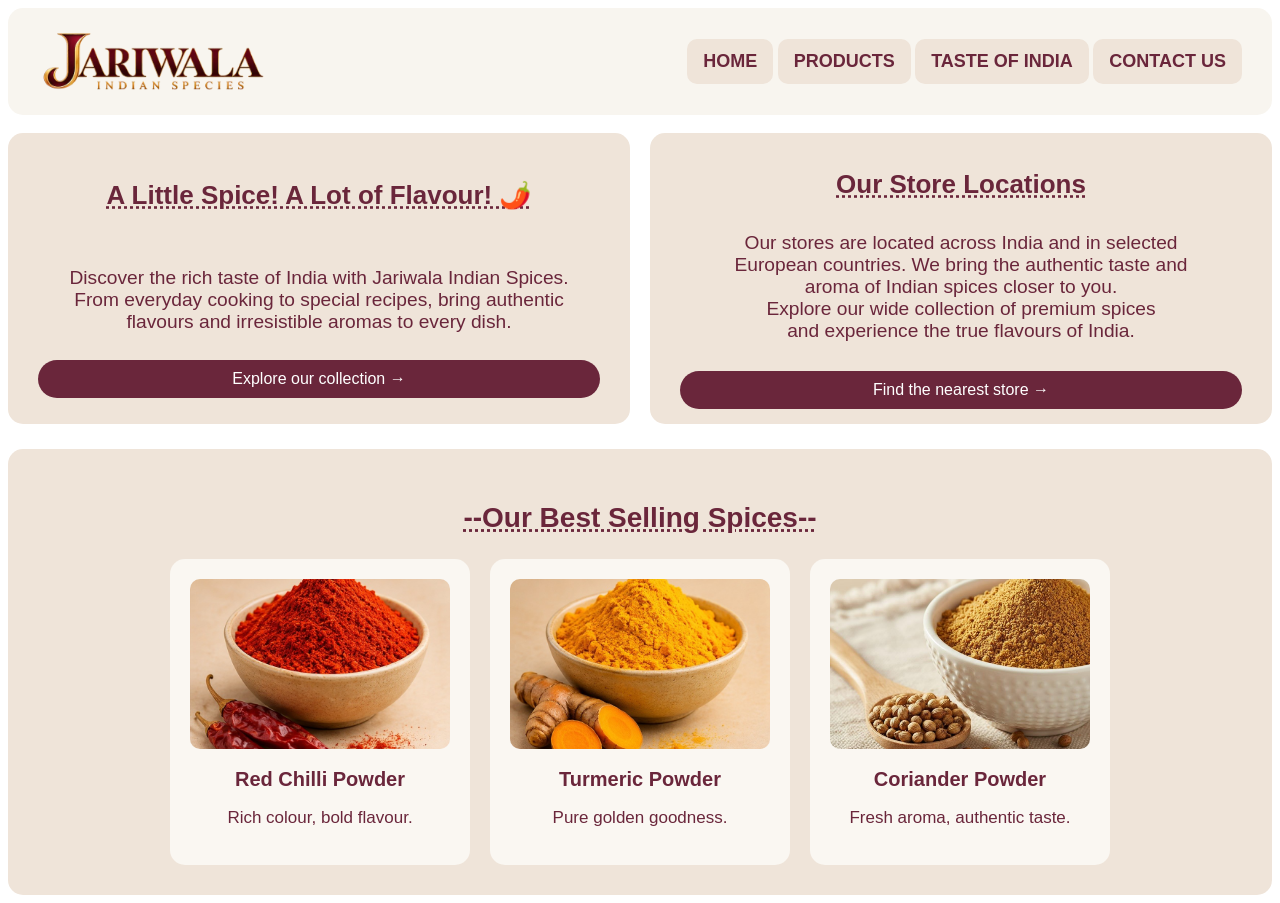
<file: index.html>
<!DOCTYPE html>
<html lang = "en">
    <head>
        <meta charset="UTF-8">
        <meta name="viewport" content="width=device-width, initial-scale=1">
        <title>Jariwala PVT LTD</title>
        <link rel="stylesheet" href="css/style.css">
    </head>
    <body>
        <header class="main_header">
            <div class="header_logo">
                <img src="images/header_logo.webp" alt="JARIWALA PVT LTD" width="600" height="200">
            </div>
            <div class="navigation">
                <nav>
                    <a href="index.html">HOME</a>
                    <a href="products.html">PRODUCTS</a>
                    <a href="taste_of_india.html">TASTE OF INDIA</a>
                    <a href="contact.html">CONTACT US</a>
                </nav>
            </div>
        </header>
        <hr class="ruler">
        <section class="home_content">
            <div class="home_sections">    
                <div class="home_intro">
                        <h1>A Little Spice! A Lot of Flavour! 🌶️</h1><br>
                        <p>Discover the rich taste of India with Jariwala Indian Spices.<br>
                        From everyday cooking to special recipes, bring authentic flavours and irresistible aromas to every dish.<br>
                        </p>
                        <a href="products.html" class="explore_btn">Explore our collection &#8594;</a>
                </div>
                <div class="store_locations">
                    <h2 class="location_heading"> Our Store Locations</h2>
                    <p>Our stores are located across India and in selected <br>
                        European countries. We bring the authentic taste and <br>
                        aroma of Indian spices closer to you. <br>
                        Explore our wide collection of premium spices <br>
                        and experience the true flavours of India.</p>
                    <a href="https://www.google.com/maps" class="nearest_location">Find the nearest store &#8594;</a>
                </div>
            </div>
            <div class="best_selling">
                <h2>--Our Best Selling Spices--</h2>

                <div class="product_grid">
                    <div class="product_card">
                        <img src="images/red_chilli.jpg" alt="Red Chilli Powder">
                        <h3>Red Chilli Powder</h3>
                        <p>Rich colour, bold flavour.</p>
                    </div>

                    <div class="product_card">
                        <img src="images/turmeric.jpg" alt="Turmeric Powder">
                        <h3>Turmeric Powder</h3>
                        <p>Pure golden goodness.</p>
                    </div>

                    <div class="product_card">
                        <img src="images/coriander.jpeg" alt="Coriander Powder">
                        <h3>Coriander Powder</h3>
                        <p>Fresh aroma, authentic taste.</p>
                    </div>
                </div>
            </div>
        </section>     
    </body>
</html>
</file>
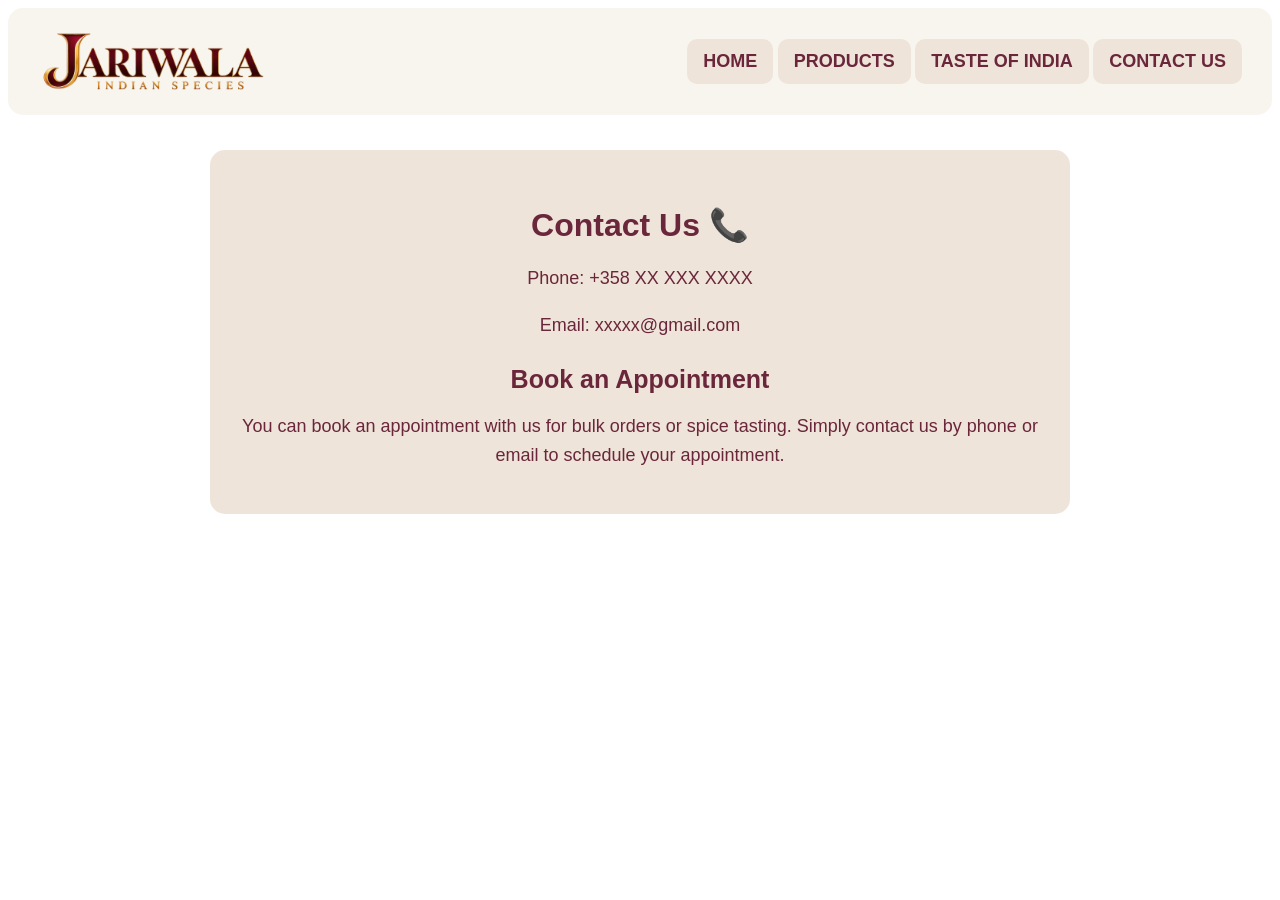
<file: contact.html>
<!DOCTYPE html>
<html lang = "en">
    <head>
        <meta charset="UTF-8">
        <meta name="viewport" content="width=device-width, initial-scale=1">
        <title>Jariwala PVT LTD</title>
        <link rel="stylesheet" href="css/style.css">
    </head>
    <body>
        <header class="main_header">
            <div class="header_logo">
                <img src="images/header_logo.webp" alt="JARIWALA PVT LTD" width="600" height="200">
            </div>
            <div class="navigation">
                <nav>
                    <a href="index.html">HOME</a>
                    <a href="products.html">PRODUCTS</a>
                    <a href="taste_of_india.html">TASTE OF INDIA</a>
                    <a href="contact.html">CONTACT US</a>
                </nav>
            </div>
        </header>
        <hr class="ruler">
        
        <section class="contact_us">

            <h1>Contact Us 📞</h1>

            <p>Phone: +358 XX XXX XXXX</p>

            <p>Email: xxxxx@gmail.com</p>

            <h2>Book an Appointment</h2>

            <p>
                You can book an appointment with us for bulk orders
                or spice tasting. Simply contact us by phone or
                email to schedule your appointment.
            </p>
        </section>
    </body>
</html>
</file>
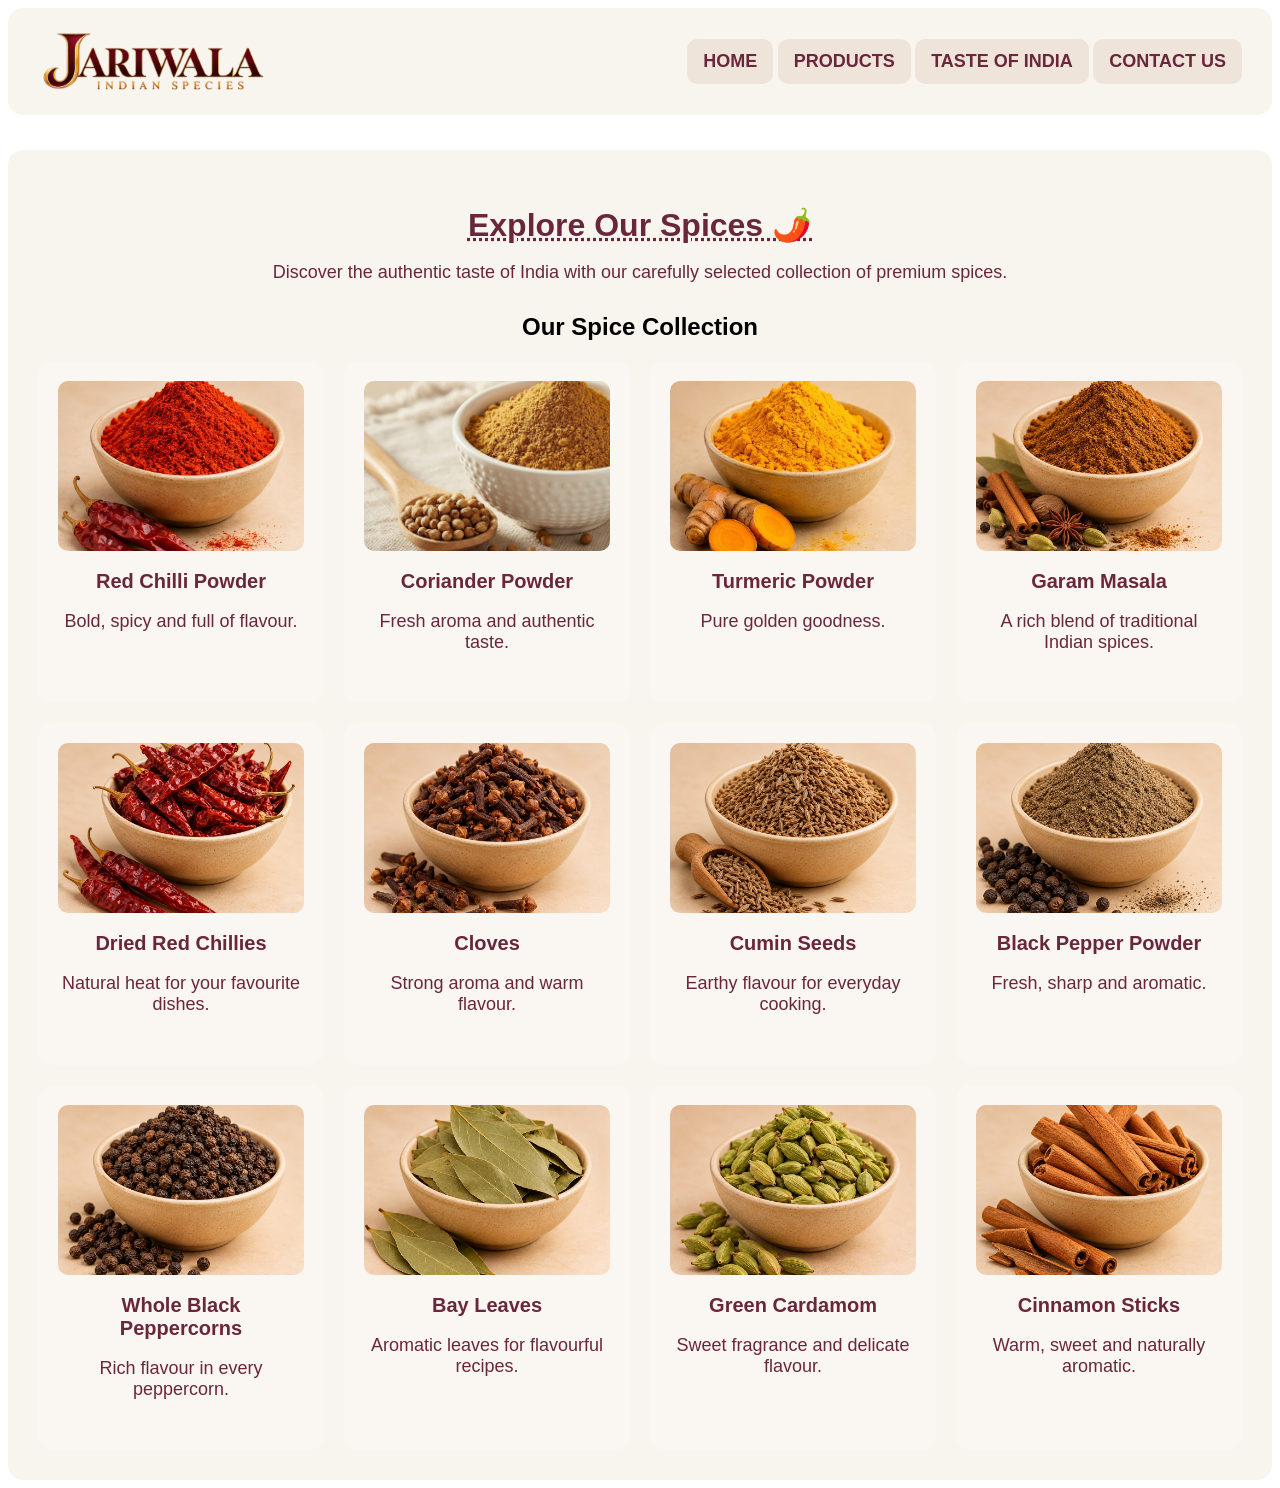
<file: products.html>
<!DOCTYPE html>
<html lang = "en">
    <head>
        <meta charset="UTF-8">
        <meta name="viewport" content="width=device-width, initial-scale=1">
        <title>Jariwala PVT LTD</title>
        <link rel="stylesheet" href="css/style.css">
    </head>
    <body>
        <header class="main_header">
            <div class="header_logo">
                <img src="images/header_logo.webp" alt="JARIWALA PVT LTD" width="600" height="200">
            </div>
            <div class="navigation">
                <nav>
                    <a href="index.html">HOME</a>
                    <a href="products.html">PRODUCTS</a>
                    <a href="taste_of_india.html">TASTE OF INDIA</a>
                    <a href="contact.html">CONTACT US</a>
                </nav>
            </div>
        </header>
        <hr class="ruler">
        <section class="products_page">
            <h1>Explore Our Spices 🌶️</h1>
            <p>Discover the authentic taste of India with our
            carefully selected collection of premium spices.</p>
            <h2>Our Spice Collection</h2>

            <div class="product_grid">

                <div class="product_card">
                    <img src="images/red_chilli.jpg" alt="Red Chilli Powder">
                    <h3>Red Chilli Powder</h3>
                    <p>Bold, spicy and full of flavour.</p>
                </div>

                <div class="product_card">
                    <img src="images/coriander.jpeg" alt="Coriander Powder">
                    <h3>Coriander Powder</h3>
                    <p>Fresh aroma and authentic taste.</p>
                </div>

                <div class="product_card">
                    <img src="images/turmeric.jpg" alt="Turmeric Powder">
                    <h3>Turmeric Powder</h3>
                    <p>Pure golden goodness.</p>
                </div>

                <div class="product_card">
                    <img src="images/garam_masala.jpg" alt="Garam Masala">
                    <h3>Garam Masala</h3>
                    <p>A rich blend of traditional Indian spices.</p>
                </div>

                <div class="product_card">
                    <img src="images/dried_chilli.jpg" alt="Dried Red Chillies">
                    <h3>Dried Red Chillies</h3>
                    <p>Natural heat for your favourite dishes.</p>
                </div>

                <div class="product_card">
                    <img src="images/cloves.jpg" alt="Cloves">
                    <h3>Cloves</h3>
                    <p>Strong aroma and warm flavour.</p>
                </div>

                <div class="product_card">
                    <img src="images/cumin.jpg" alt="Cumin Seeds">
                    <h3>Cumin Seeds</h3>
                    <p>Earthy flavour for everyday cooking.</p>
                </div>

                <div class="product_card">
                    <img src="images/pepper_powder.jpg" alt="Black Pepper Powder">
                    <h3>Black Pepper Powder</h3>
                    <p>Fresh, sharp and aromatic.</p>
                </div>

                <div class="product_card">
                    <img src="images/peppercorns.jpg" alt="Black Peppercorns">
                    <h3>Whole Black Peppercorns</h3>
                    <p>Rich flavour in every peppercorn.</p>
                </div>

                <div class="product_card">
                    <img src="images/bay_leaves.jpg" alt="Bay Leaves">
                    <h3>Bay Leaves</h3>
                    <p>Aromatic leaves for flavourful recipes.</p>
                </div>

                <div class="product_card">
                    <img src="images/cardamom.jpg" alt="Green Cardamom">
                    <h3>Green Cardamom</h3>
                    <p>Sweet fragrance and delicate flavour.</p>
                </div>

                <div class="product_card">
                    <img src="images/cinnamon.jpg" alt="Cinnamon Sticks">
                    <h3>Cinnamon Sticks</h3>
                    <p>Warm, sweet and naturally aromatic.</p>
                </div>

            </div>

        </section>
    </body>
</html>
</file>
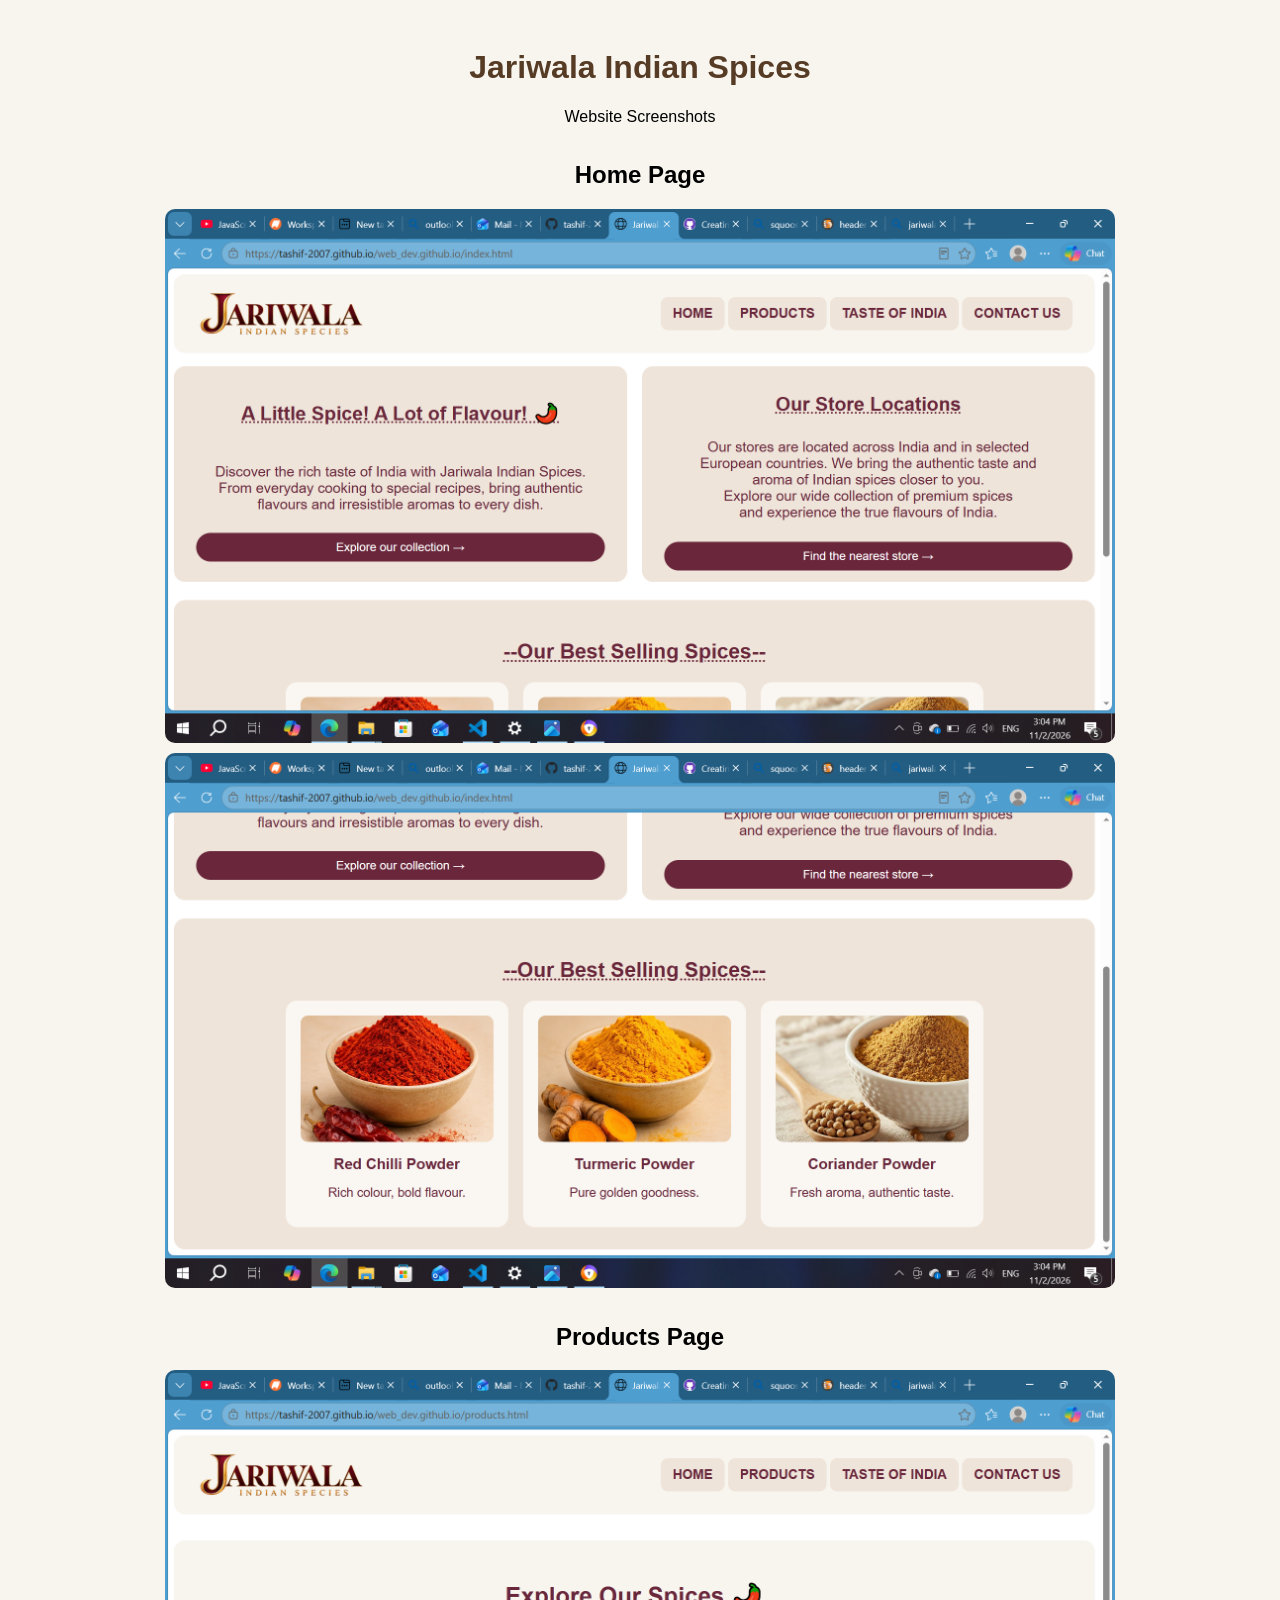
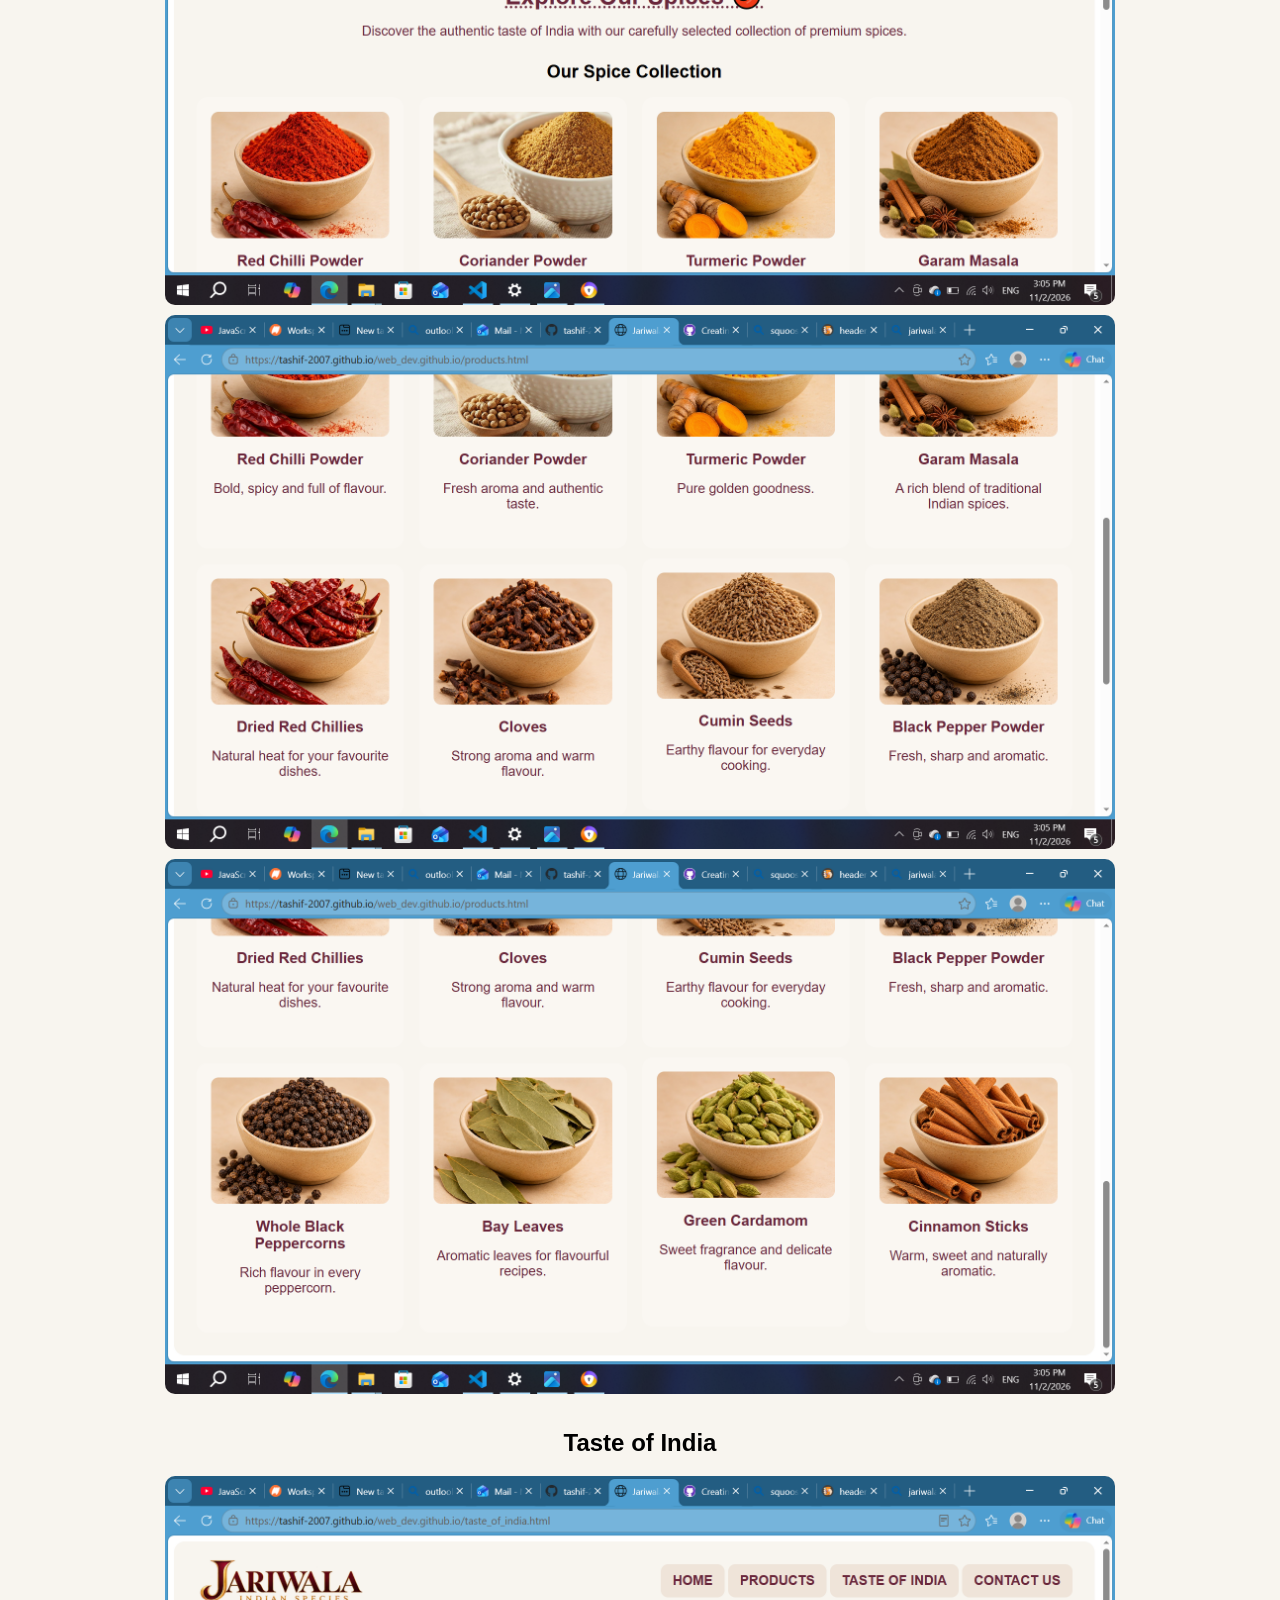
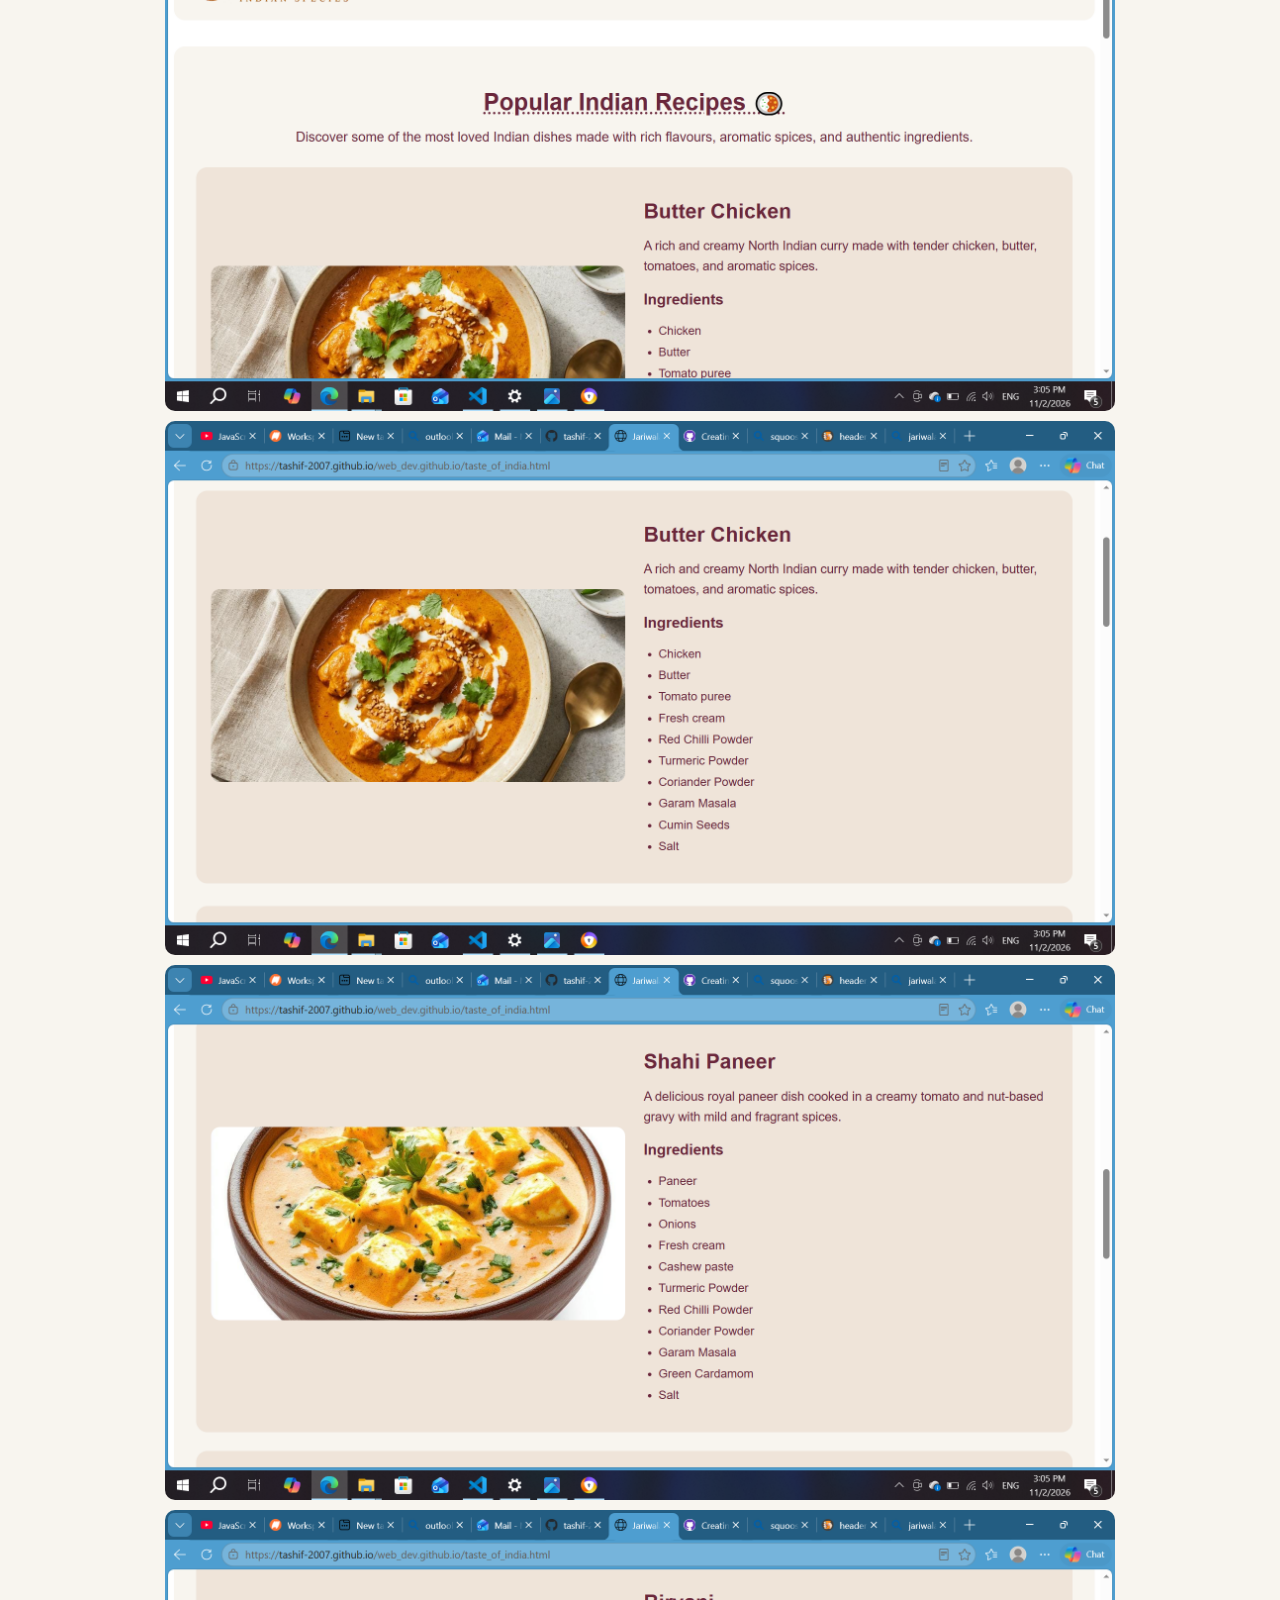
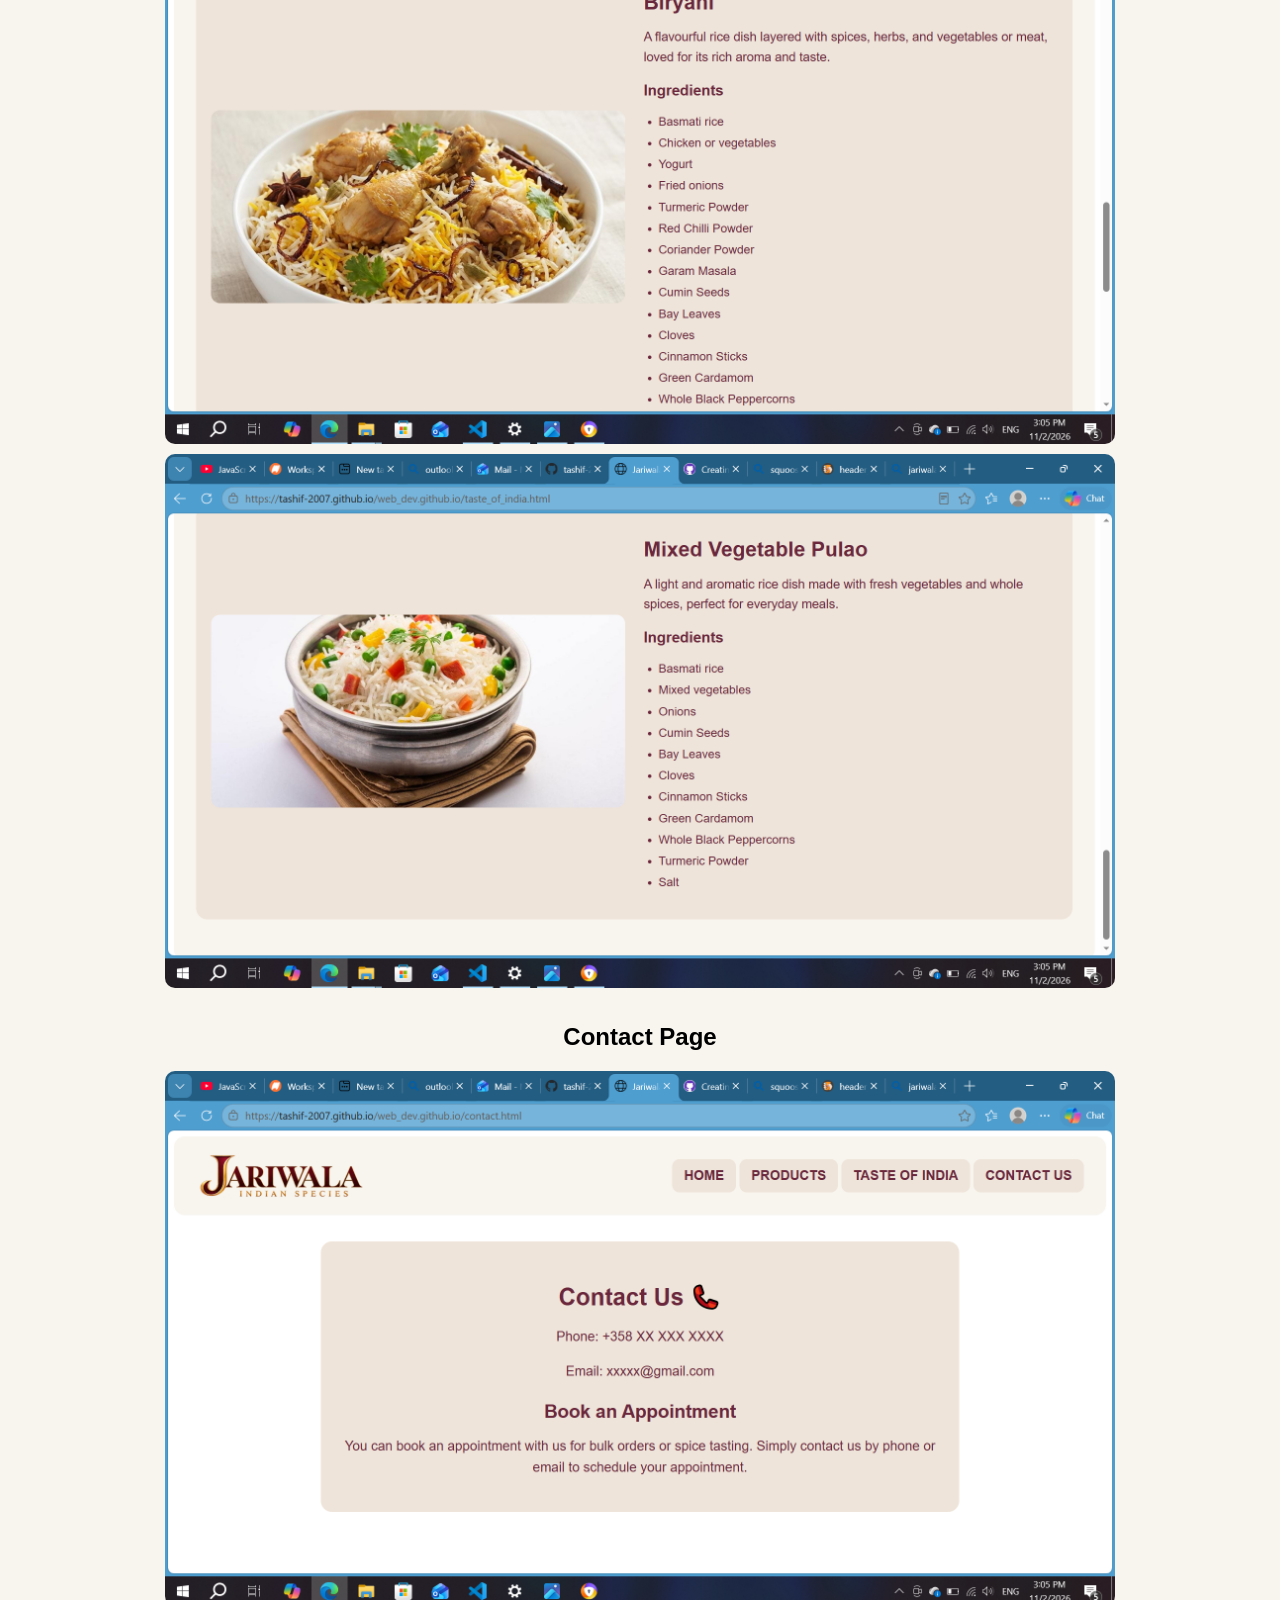
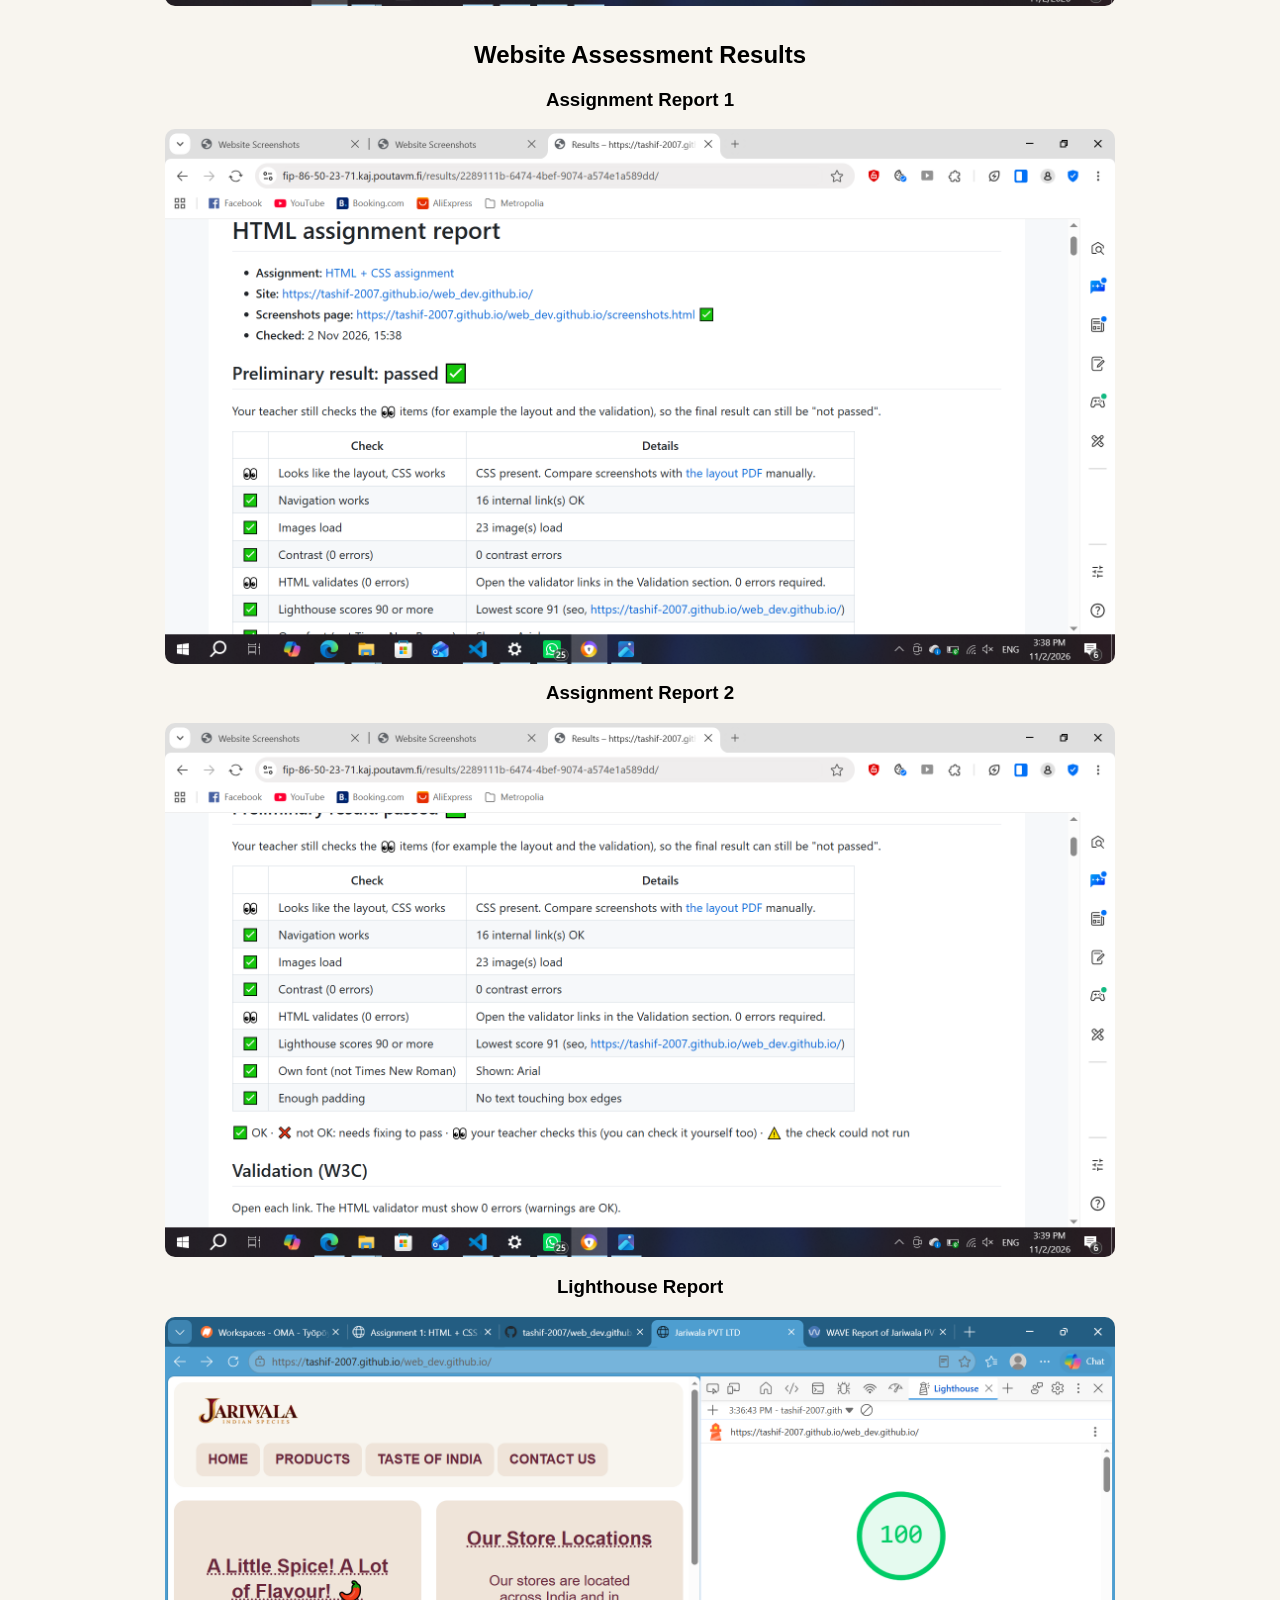
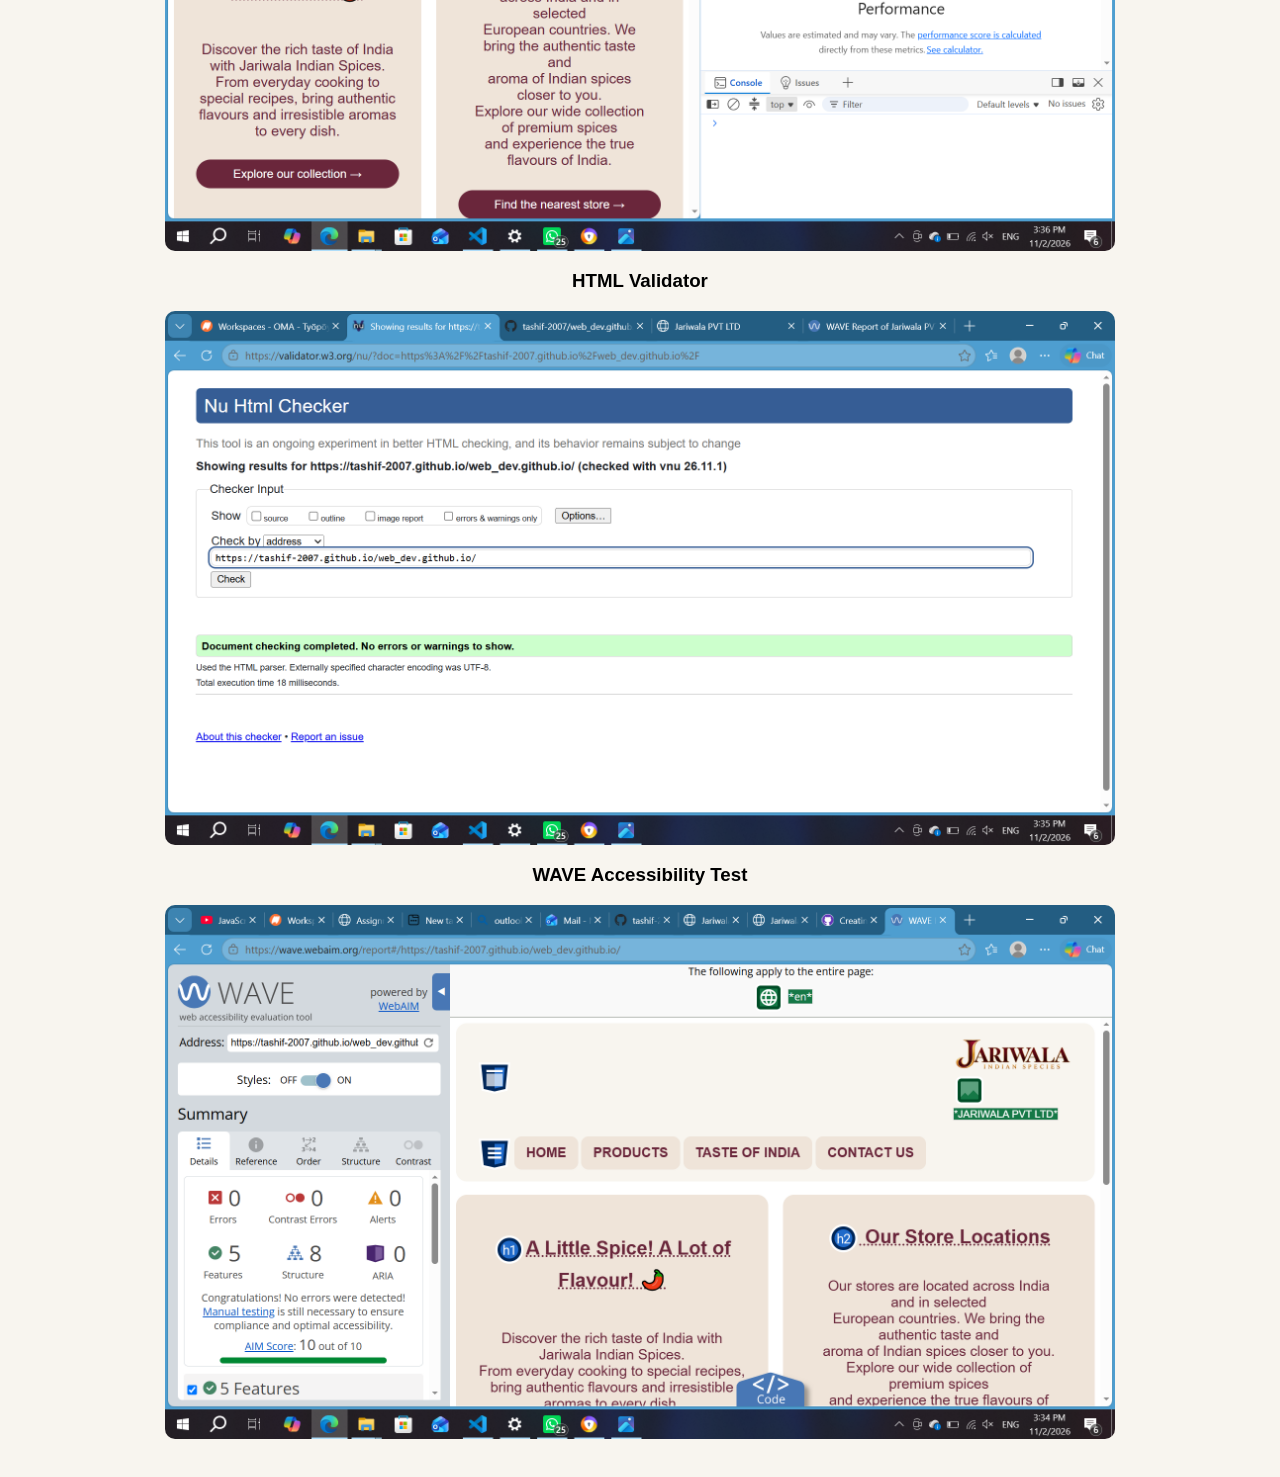
<file: screenshots.html>
<!DOCTYPE html>
<html lang="en">
<head>
    <meta charset="UTF-8">
    <meta name="viewport" content="width=device-width, initial-scale=1">
    <title>Website Screenshots</title>
    <style>
        body {
            font-family: Arial, sans-serif;
            background: #F8F5EF;
            text-align: center;
            padding: 20px;
        }
        h1 { color: #563b25; }
        h2 { margin-top: 35px; }
        img {
            width: 90%;
            max-width: 950px;
            height: auto;
            margin: 10px auto;
            border-radius: 10px;
            display: block;
        }
    </style>
</head>
<body>
    <h1>Jariwala Indian Spices</h1>
    <p>Website Screenshots</p>

    <h2>Home Page</h2>
    <img src="images/home_1.png" alt="Home 1">
    <img src="images/home_2.png" alt="Home 2">

    <h2>Products Page</h2>
    <img src="images/products_1.png" alt="Products 1">
    <img src="images/products_2.png" alt="Products 2">
    <img src="images/products_3.png" alt="Products 3">

    <h2>Taste of India</h2>
    <img src="images/tasteofindia_1.png" alt="Taste 1">
    <img src="images/tasteofindia_2.png" alt="Taste 2">
    <img src="images/tasteofindia_3.png" alt="Taste 3">
    <img src="images/tasteofindia_4.png" alt="Taste 4">
    <img src="images/tasteofindia_5.png" alt="Taste 5">

    <h2>Contact Page</h2>
    <img src="images/contact.png" alt="Contact">

    <h2>Website Assessment Results</h2>

<h3>Assignment Report 1</h3>
<img src="images/assignment_report_1.png" alt="Assignment Report 1" width="800">

<h3>Assignment Report 2</h3>
<img src="images/assignment_report_2.png" alt="Assignment Report 2" width="800">

<h3>Lighthouse Report</h3>
<img src="images/lighthouse.png" alt="Lighthouse Results" width="800">

<h3>HTML Validator</h3>
<img src="images/validator.png" alt="HTML Validation Results" width="800">

<h3>WAVE Accessibility Test</h3>
<img src="images/wave.png" alt="WAVE Accessibility Results" width="800">
</body>
</html>
</file>
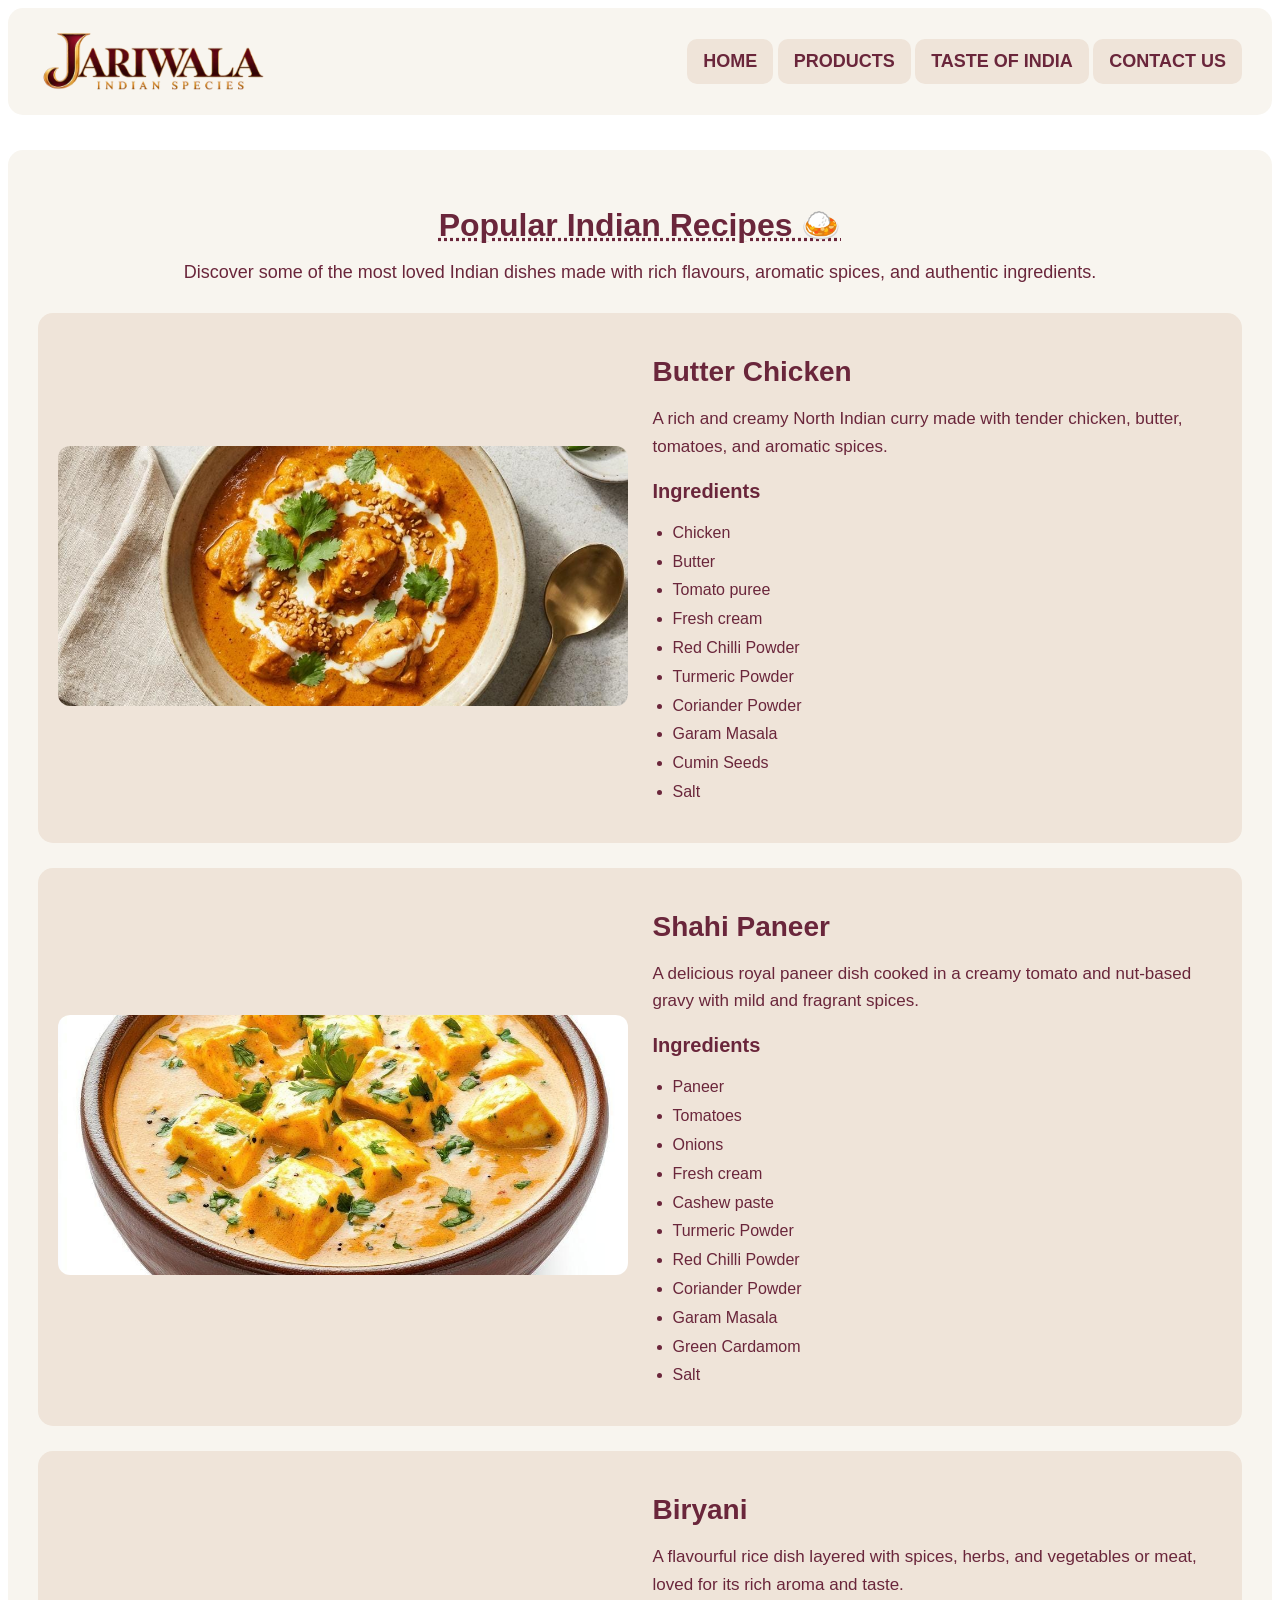
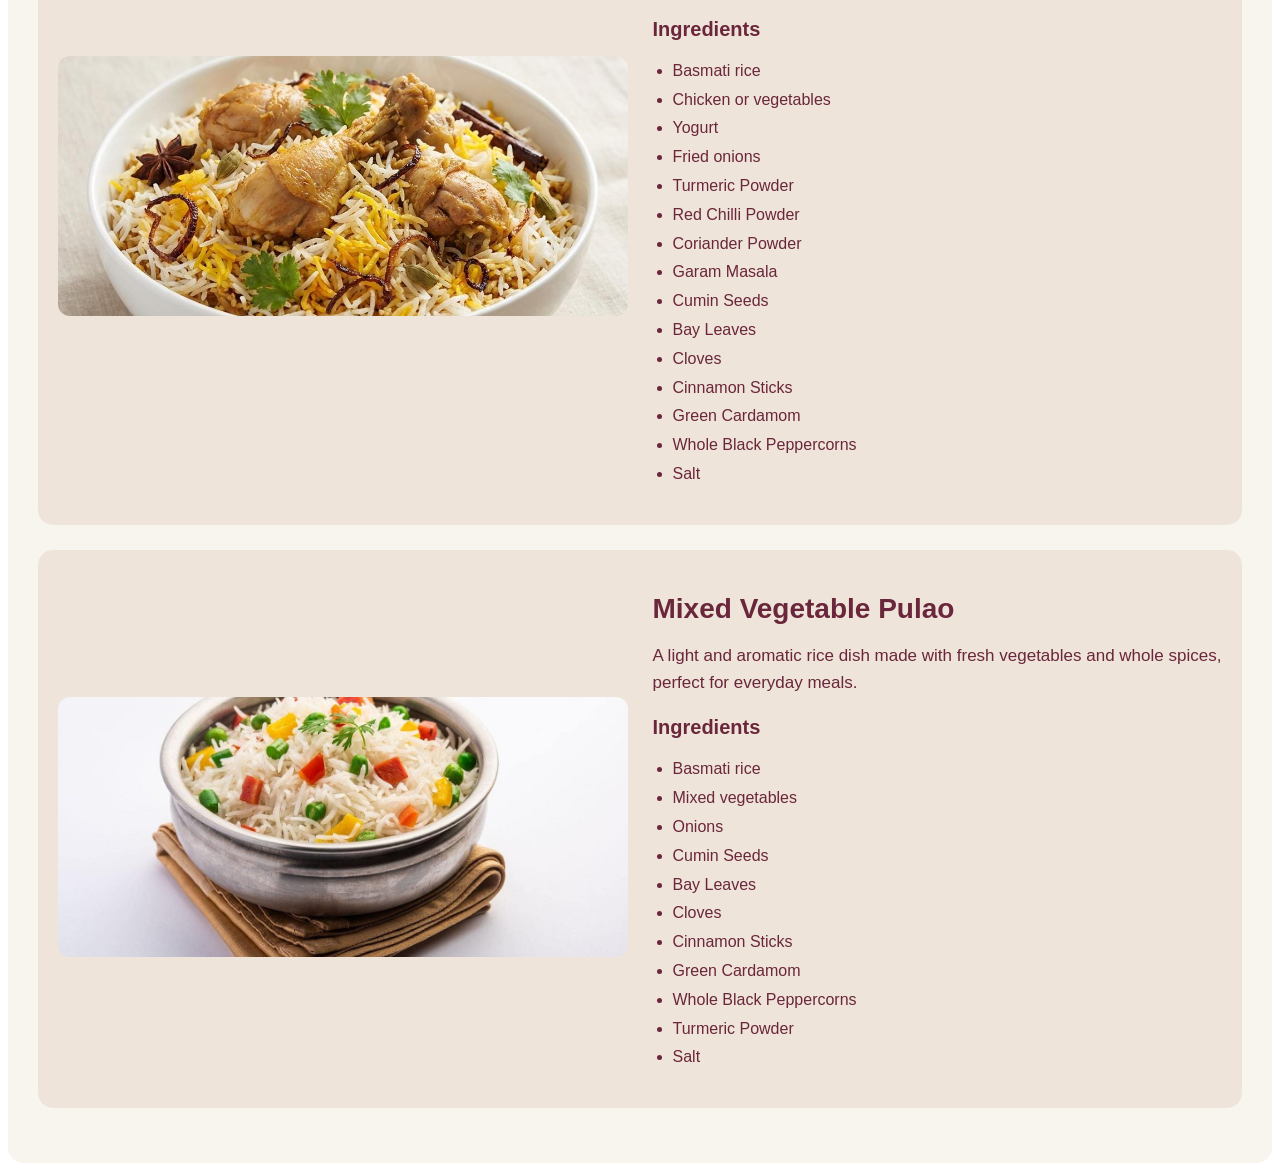
<file: taste_of_india.html>
<!DOCTYPE html>
<html lang = "en">
    <head>
        <meta charset="UTF-8">
        <meta name="viewport" content="width=device-width, initial-scale=1">
        <title>Jariwala PVT LTD</title>
        <link rel="stylesheet" href="css/style.css">
    </head>
    <body>
        <header class="main_header">
            <div class="header_logo">
                <img src="images/header_logo.webp" alt="JARIWALA PVT LTD" width="600" height="200">
            </div>
            <div class="navigation">
                <nav>
                    <a href="index.html">HOME</a>
                    <a href="products.html">PRODUCTS</a>
                    <a href="taste_of_india.html">TASTE OF INDIA</a>
                    <a href="contact.html">CONTACT US</a>
                </nav>
            </div>
        </header>
        <hr class="ruler">    
        <section class="recipes_section">
            <h1>Popular Indian Recipes 🍛</h1>
            <p class="recipes_intro">
                Discover some of the most loved Indian dishes made with rich flavours,
                aromatic spices, and authentic ingredients.
            </p>

            <div class="recipe_card">
                <div class="recipe_image">
                    <img src="images/butter_chicken.jpeg" alt="Butter Chicken">
                </div>

                <div class="recipe_content">
                    <h2>Butter Chicken</h2>
                    <p>
                        A rich and creamy North Indian curry made with tender chicken,
                        butter, tomatoes, and aromatic spices.
                    </p>

                    <h3>Ingredients</h3>
                    <ul>
                        <li>Chicken</li>
                        <li>Butter</li>
                        <li>Tomato puree</li>
                        <li>Fresh cream</li>
                        <li>Red Chilli Powder</li>
                        <li>Turmeric Powder</li>
                        <li>Coriander Powder</li>
                        <li>Garam Masala</li>
                        <li>Cumin Seeds</li>
                        <li>Salt</li>
                    </ul>
                </div>
            </div>

            <div class="recipe_card">
                <div class="recipe_image">
                    <img src="images/shahi_paneer.jpeg" alt="Shahi Paneer">
                </div>

                <div class="recipe_content">
                    <h2>Shahi Paneer</h2>
                    <p>
                        A delicious royal paneer dish cooked in a creamy tomato and nut-based
                        gravy with mild and fragrant spices.
                    </p>

                    <h3>Ingredients</h3>
                    <ul>
                        <li>Paneer</li>
                        <li>Tomatoes</li>
                        <li>Onions</li>
                        <li>Fresh cream</li>
                        <li>Cashew paste</li>
                        <li>Turmeric Powder</li>
                        <li>Red Chilli Powder</li>
                        <li>Coriander Powder</li>
                        <li>Garam Masala</li>
                        <li>Green Cardamom</li>
                        <li>Salt</li>
                    </ul>
                </div>
            </div>

            <div class="recipe_card">
                <div class="recipe_image">
                    <img src="images/biryani.jpeg" alt="Biryani">
                </div>

                <div class="recipe_content">
                    <h2>Biryani</h2>
                    <p>
                        A flavourful rice dish layered with spices, herbs, and vegetables
                        or meat, loved for its rich aroma and taste.
                    </p>

                    <h3>Ingredients</h3>
                    <ul>
                        <li>Basmati rice</li>
                        <li>Chicken or vegetables</li>
                        <li>Yogurt</li>
                        <li>Fried onions</li>
                        <li>Turmeric Powder</li>
                        <li>Red Chilli Powder</li>
                        <li>Coriander Powder</li>
                        <li>Garam Masala</li>
                        <li>Cumin Seeds</li>
                        <li>Bay Leaves</li>
                        <li>Cloves</li>
                        <li>Cinnamon Sticks</li>
                        <li>Green Cardamom</li>
                        <li>Whole Black Peppercorns</li>
                        <li>Salt</li>
                    </ul>
                </div>
            </div>

            <div class="recipe_card">
                <div class="recipe_image">
                    <img src="images/mixed_veg_pulao.jpeg" alt="Mixed Vegetable Pulao">
                </div>

                <div class="recipe_content">
                    <h2>Mixed Vegetable Pulao</h2>
                    <p>
                        A light and aromatic rice dish made with fresh vegetables and whole
                        spices, perfect for everyday meals.
                    </p>

                    <h3>Ingredients</h3>
                    <ul>
                        <li>Basmati rice</li>
                        <li>Mixed vegetables</li>
                        <li>Onions</li>
                        <li>Cumin Seeds</li>
                        <li>Bay Leaves</li>
                        <li>Cloves</li>
                        <li>Cinnamon Sticks</li>
                        <li>Green Cardamom</li>
                        <li>Whole Black Peppercorns</li>
                        <li>Turmeric Powder</li>
                        <li>Salt</li>
                    </ul>
                </div>
            </div>
        </section>    
    </body>
</html>
</file>
<file: css/style.css>
/* GENERAL */
@media(max-width: 900px){
    .main_header{
        padding: 15px;
    }

    .best_selling{
        padding: 20px;
    }

    .product_card{
        max-width: 100%;
    }
}

.ruler{
    border: none;
    border-top: 2px solid white;
}

body {
    font-family: Arial, sans-serif;
}

/* INDEX CSS*/
.main_header {
    display: flex;
    justify-content: space-between;
    background-color: #F8F5EF;
    align-items: center;
    gap: 20px;
    padding: 15px 30px;
    flex-wrap: wrap;
    border-radius: 15px;
}

.header_logo img {
    width: clamp(140px, 18vw, 230px);
    height: auto;
    display: block;
}

.navigation{
    display: flex;
    flex-wrap: wrap;
    gap: 12px;
    flex-wrap: wrap;
    justify-content: flex-end;
}

.navigation a{
    background-color: #efe4d9;
    color: #6a263b;
    padding: 12px 16px;
    border-radius: 10px;
    text-decoration: none;
    font-family: Arial, sans-serif;
    font-size: 18px;
    font-weight: 600;
    white-space: nowrap;
    display: inline-block;
}

.navigation a:hover{
    background-color: #6a263b;
    color: white;
}

/* HOMEPAGE CSS */
.home_sections{
    display: flex;
    gap: 20px;
    align-items: stretch;
}
.home_intro{
    display: flex;
    flex: 1;
    flex-direction: column;
    background-color: #efe4d9;
    min-width: 0;
    align-items: stretch;
    gap: 8px;
    padding: 15px 30px;
    flex-wrap: wrap;
    border-radius: 15px;
    justify-content: center;
    transition: transform 0.5s ease;
}

.store_locations{
    display: flex;
    flex-direction: column;
    align-items: stretch;
    flex: 1;
    min-width: 0;
    background-color: #efe4d9;
    padding: 15px 30px;
    border-radius: 15px;
    justify-content: flex-start;
    transition: transform 0.5s ease;
}

.store_locations:hover{
    transform: translateY(-8px);
}

.store_locations h2{
text-align: center;
background-color: transparent;
color: #6a263b;
text-decoration: underline dotted;
font-size: 26px;
}

.store_locations p{
    text-decoration: none;
    padding: 10px 20px;
    border-radius: 25px;
    font-weight: 500;    
    text-align: center;
    background-color: transparent;
    color: #6a263b;
    text-decoration: none;
    font-size: larger;
    margin-top: 0px;
    max-width: 650px;
}

.nearest_location{
    color: white;
    background-color: #6a263b;
    text-decoration: none;
    padding: 10px 20px;
    border-radius: 25px;
    font-weight: 500;
    text-align: center;
}

.home_intro:hover{
    transform: translateY(-8px);
}

.home_intro h1{
text-align: center;
background-color: transparent;
color: #6a263b;
text-decoration: underline dotted;
font-size: 26px;
}

.home_intro p{
text-align: center;
background-color: transparent;
color: #6a263b;
text-decoration: none;
font-size: larger;
margin-top: 0px;
max-width: 650px;
}

.explore_btn{
    color: white;
    background-color: #6a263b;
    text-decoration: none;
    padding: 10px 20px;
    border-radius: 25px;
    font-weight: 500;
    text-align: center;
}

.best_selling {
    background-color: #efe4d9;
    padding: 30px;
    border-radius: 15px;
    margin-top: 25px;
    text-align: center;
}

.best_selling h2 {
    color: #6a263b;
    font-size: 28px;
    margin-bottom: 25px;
    text-decoration: underline dotted;
}

.product_grid {
    display: flex;
    justify-content: center;
    flex-wrap: wrap;
    gap: 20px;
}

.product_card {
    background-color: #faf7f2;
    border-radius: 15px;
    padding: 20px;
    flex: 1 1 200px;
    max-width: 260px;
    transition: transform 0.3s ease;
}

.product_card:hover {
    transform: translateY(-8px);
}

.product_card img {
    width: 100%;
    height: 170px;
    object-fit: cover;
    border-radius: 10px;
}

.product_card h3 {
    color: #6a263b;
    font-size: 20px;
    margin: 15px 0 8px;
}

.product_card p {
    color: #6a263b;
    font-size: 17px;
}

/* PRODUCTS PAGE */

.products_page {
    background-color: #f8f5ef;
    padding: 30px;
    border-radius: 15px;
    margin-top: 25px;
    text-align: center;
}

.products_page h1 {
    color: #6a263b;
    font-size: 32px;
    text-decoration: underline dotted;
    margin-bottom: 15px;
}

.products_page p {
    color: #6a263b;
    font-size: 18px;
    margin-bottom: 30px;
}

/* RECIPES SECTION */

.recipes_section {
    background-color: #f8f5ef;
    padding: 30px;
    border-radius: 15px;
    margin-top: 25px;
}

.recipes_section h1 {
    color: #6a263b;
    text-align: center;
    font-size: 32px;
    margin-bottom: 12px;
    text-decoration: underline dotted;
}

.recipes_intro {
    color: #6a263b;
    text-align: center;
    font-size: 18px;
    margin-bottom: 30px;
}

.recipe_card {
    display: flex;
    align-items: center;
    gap: 25px;
    background-color: #efe4d9;
    border-radius: 15px;
    padding: 20px;
    margin-bottom: 25px;
    transition: transform 0.3s ease;
}

.recipe_card:hover {
    transform: translateY(-6px);
}

.recipe_image {
    flex: 1;
    min-width: 0;
}

.recipe_image img {
    width: 100%;
    height: 260px;
    object-fit: cover;
    border-radius: 12px;
}

.recipe_content {
    flex: 1;
    min-width: 0;
    color: #6a263b;
}

.recipe_content h2 {
    font-size: 28px;
    margin-bottom: 10px;
}

.recipe_content p {
    font-size: 17px;
    margin-bottom: 15px;
    line-height: 1.6;
}

.recipe_content h3 {
    font-size: 20px;
    margin-bottom: 10px;
}

.recipe_content ul {
    padding-left: 20px;
    line-height: 1.8;
}

.recipe_content li {
    font-size: 16px;
}

/* CONTACT US PAGE */

.contact_us {
    background-color: #efe4d9;
    padding: 30px;
    border-radius: 15px;
    margin: 25px auto;
    max-width: 800px;
    text-align: center;
}

.contact_us h1 {
    color: #6a263b;
    font-size: 32px;
    margin-bottom: 20px;
}

.contact_us h2 {
    color: #6a263b;
    font-size: 25px;
    margin-top: 25px;
    margin-bottom: 15px;
}

.contact_us p {
    color: #6a263b;
    font-size: 18px;
    line-height: 1.6;
    margin-bottom: 15px;
}

/* MOBILE RESPONSIVE LAYOUT */

@media (max-width: 700px) {

    .main_header {
        flex-direction: column;
        align-items: center;
    }

    .navigation nav {
        display: flex;
        flex-wrap: wrap;
        justify-content: center;
        gap: 8px;
    }

    .home_sections {
        flex-direction: column;
    }

    .recipe_card {
        flex-direction: column;
    }

    .recipe_image,
    .recipe_content {
        width: 100%;
    }

    .product_card {
        max-width: 100%;
    }
}
</file>
